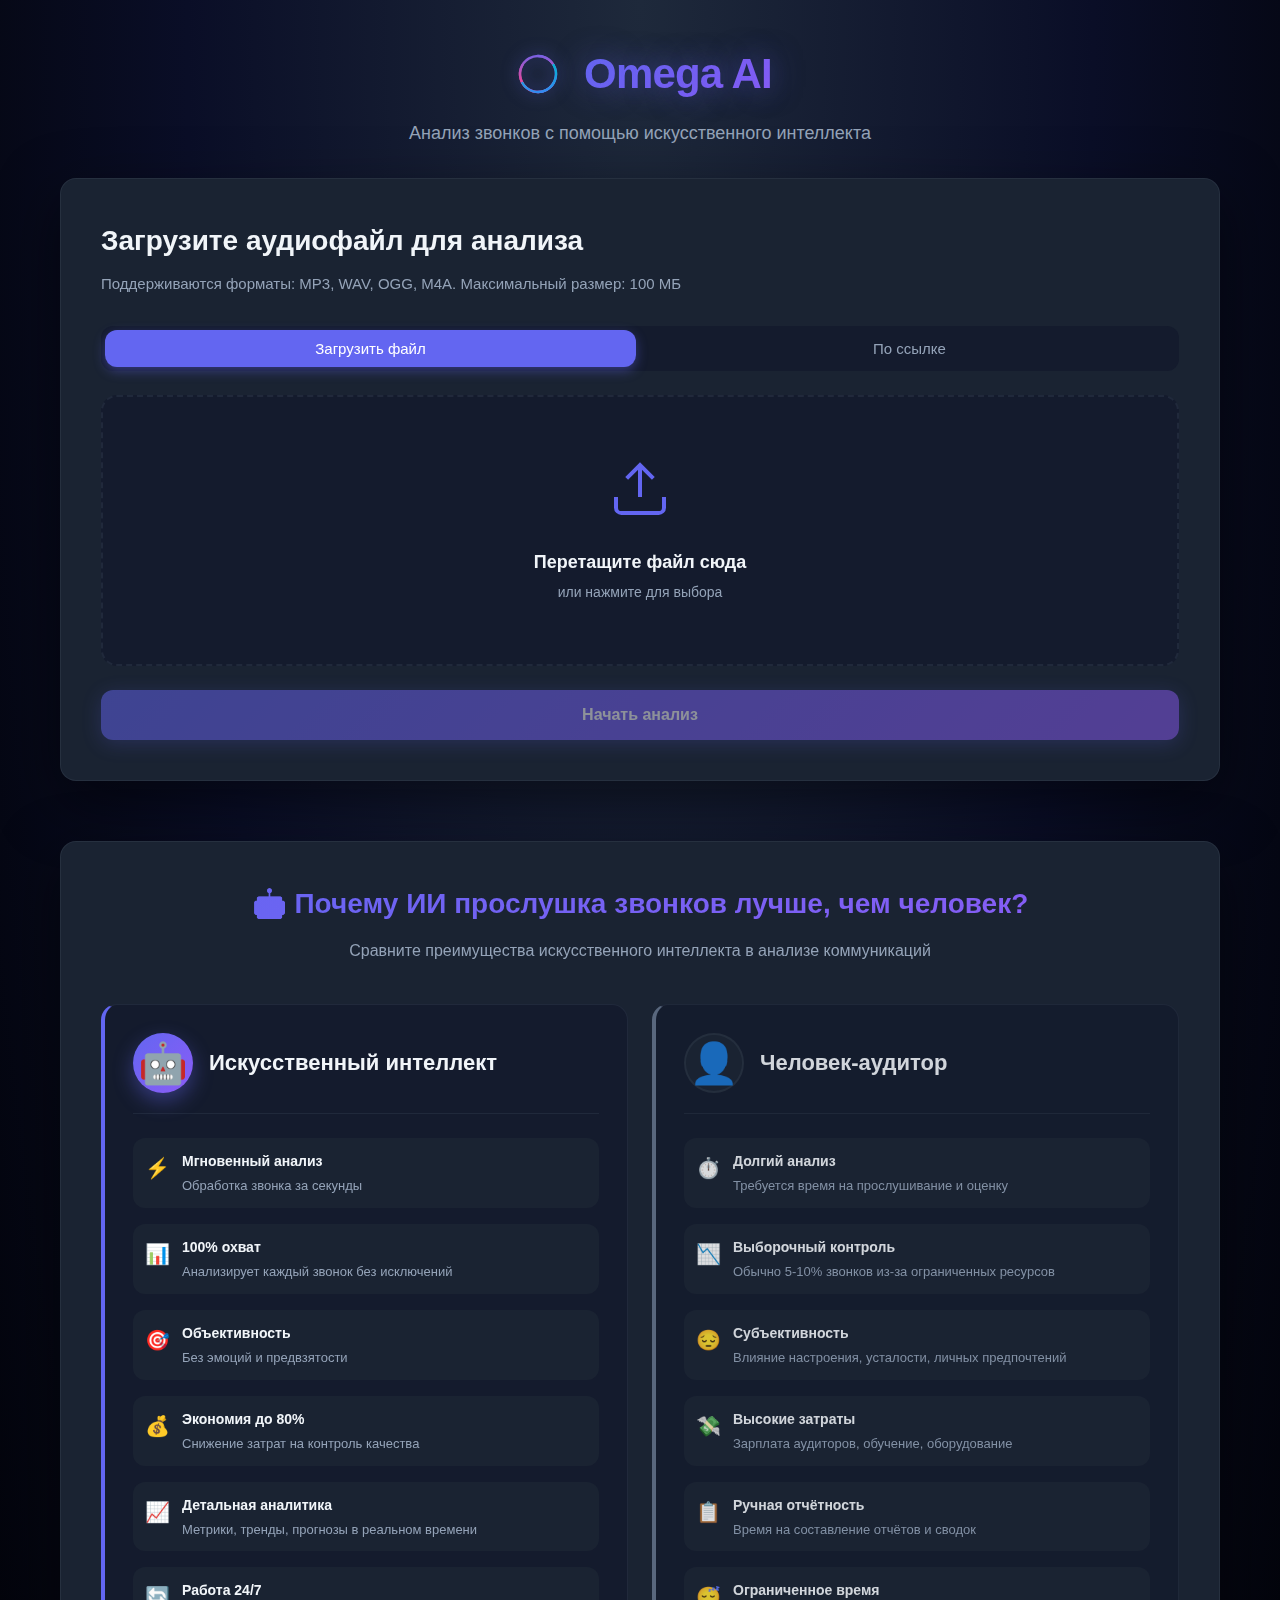
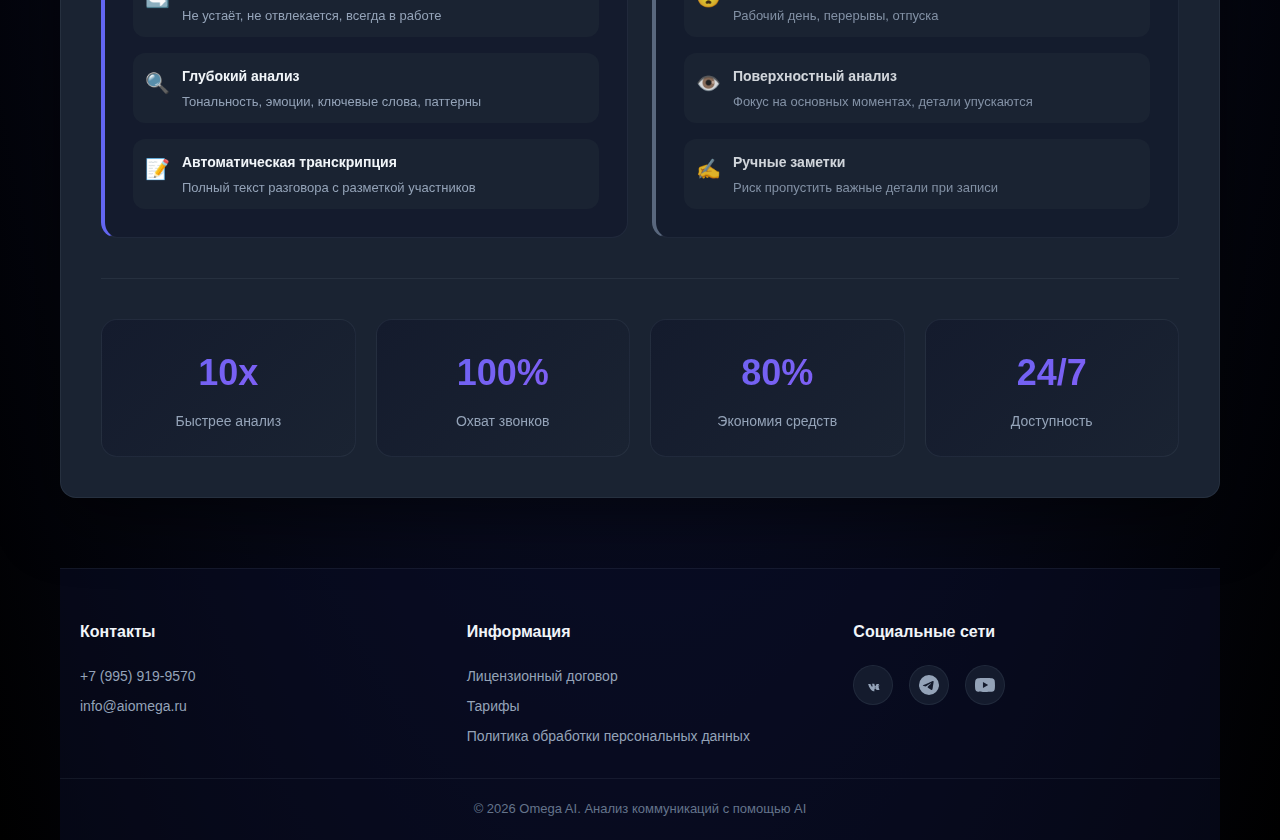
<file: landing/index.html>
<!doctype html>
<html lang="ru">
  <head>
    <meta charset="UTF-8" />
    <meta name="viewport" content="width=device-width, initial-scale=1.0" />
    <title>Анализ звонков - Omega AI</title>
    <link rel="stylesheet" href="styles.css" />
  </head>
  <body>
    <div class="container">
      <header class="header">
        <div class="header-content">
          <h1 class="logo">
            <span class="logo-icon">
              <svg class="omega-o" viewBox="0 0 100 100" xmlns="http://www.w3.org/2000/svg">
                <!-- Первый полукруг (верхний) - вращается вправо -->
                <path class="omega-arc arc-1" d="M 50 20 A 30 30 0 0 1 50 80" fill="none" stroke="url(#gradient1)" stroke-width="4" stroke-linecap="round"/>
                <!-- Второй полукруг (правый) - вращается вправо -->
                <path class="omega-arc arc-2" d="M 50 20 A 30 30 0 0 1 50 80" fill="none" stroke="url(#gradient2)" stroke-width="4" stroke-linecap="round"/>
                <!-- Третий полукруг (левый) - вращается вправо -->
                <path class="omega-arc arc-3" d="M 50 20 A 30 30 0 0 1 50 80" fill="none" stroke="url(#gradient3)" stroke-width="4" stroke-linecap="round"/>
                <!-- Четвертый полукруг (вращается влево) -->
                <path class="omega-arc arc-4 arc-reverse" d="M 50 20 A 30 30 0 0 1 50 80" fill="none" stroke="url(#gradient4)" stroke-width="4" stroke-linecap="round"/>
                <defs>
                  <linearGradient id="gradient1" x1="0%" y1="0%" x2="100%" y2="100%">
                    <stop offset="0%" style="stop-color:#6366f1;stop-opacity:1" />
                    <stop offset="100%" style="stop-color:#8b5cf6;stop-opacity:1" />
                  </linearGradient>
                  <linearGradient id="gradient2" x1="0%" y1="0%" x2="100%" y2="100%">
                    <stop offset="0%" style="stop-color:#8b5cf6;stop-opacity:1" />
                    <stop offset="100%" style="stop-color:#ec4899;stop-opacity:1" />
                  </linearGradient>
                  <linearGradient id="gradient3" x1="0%" y1="0%" x2="100%" y2="100%">
                    <stop offset="0%" style="stop-color:#ec4899;stop-opacity:1" />
                    <stop offset="100%" style="stop-color:#6366f1;stop-opacity:1" />
                  </linearGradient>
                  <linearGradient id="gradient4" x1="0%" y1="0%" x2="100%" y2="100%">
                    <stop offset="0%" style="stop-color:#06b6d4;stop-opacity:1" />
                    <stop offset="100%" style="stop-color:#3b82f6;stop-opacity:1" />
                  </linearGradient>
                </defs>
              </svg>
            </span>
            <span class="logo-text">Omega AI</span>
          </h1>
          <p class="tagline">Анализ звонков с помощью искусственного интеллекта</p>
        </div>
      </header>

      <main class="main">
        <section class="upload-section" id="upload-section">
          <div class="upload-card">
            <h2>Загрузите аудиофайл для анализа</h2>
            <p class="upload-description">
              Поддерживаются форматы: MP3, WAV, OGG, M4A. Максимальный размер: 100 МБ
            </p>

            <div class="upload-tabs">
              <button class="tab-btn active" data-tab="file">Загрузить файл</button>
              <button class="tab-btn" data-tab="url">По ссылке</button>
            </div>

            <div class="tab-content active" id="tab-file">
              <div class="upload-area" id="upload-area">
                <svg class="upload-icon" viewBox="0 0 24 24" fill="none" stroke="currentColor">
                  <path d="M21 15v4a2 2 0 0 1-2 2H5a2 2 0 0 1-2-2v-4"></path>
                  <polyline points="17 8 12 3 7 8"></polyline>
                  <line x1="12" y1="3" x2="12" y2="15"></line>
                </svg>
                <p class="upload-text">
                  <span class="upload-text-main">Перетащите файл сюда</span>
                  <span class="upload-text-sub">или нажмите для выбора</span>
                </p>
                <input
                  type="file"
                  id="file-input"
                  accept="audio/*"
                  class="file-input"
                />
                <div class="file-info" id="file-info" style="display: none;">
                  <span class="file-name" id="file-name"></span>
                  <button class="file-remove" id="file-remove">×</button>
                </div>
              </div>
            </div>

            <div class="tab-content" id="tab-url">
              <div class="url-input-wrapper">
                <input
                  type="url"
                  id="url-input"
                  placeholder="https://example.com/audio.mp3"
                  class="url-input"
                />
                <button class="url-submit" id="url-submit">Загрузить</button>
              </div>
              <div class="url-status" id="url-status" style="display: none;"></div>
            </div>

            <button class="analyze-btn" id="analyze-btn" disabled>
              <span class="btn-text">Начать анализ</span>
              <span class="btn-loader" style="display: none;">
                <span class="spinner"></span>
                Анализируем...
              </span>
            </button>
          </div>
        </section>

        <section class="infographic-section" id="infographic-section">
          <div class="infographic-card">
            <div class="infographic-header">
              <h2>🤖 Почему ИИ прослушка звонков лучше, чем человек?</h2>
              <p class="infographic-description">
                Сравните преимущества искусственного интеллекта в анализе коммуникаций
              </p>
            </div>

            <div class="comparison-grid">
              <div class="comparison-card ai-card">
                <div class="comparison-header">
                  <div class="comparison-icon ai-icon">🤖</div>
                  <h3>Искусственный интеллект</h3>
                </div>
                <ul class="comparison-list">
                  <li class="comparison-item">
                    <span class="item-icon">⚡</span>
                    <div class="item-content">
                      <strong>Мгновенный анализ</strong>
                      <span>Обработка звонка за секунды</span>
                    </div>
                  </li>
                  <li class="comparison-item">
                    <span class="item-icon">📊</span>
                    <div class="item-content">
                      <strong>100% охват</strong>
                      <span>Анализирует каждый звонок без исключений</span>
                    </div>
                  </li>
                  <li class="comparison-item">
                    <span class="item-icon">🎯</span>
                      <div class="item-content">
                        <strong>Объективность</strong>
                        <span>Без эмоций и предвзятости</span>
                      </div>
                  </li>
                  <li class="comparison-item">
                    <span class="item-icon">💰</span>
                    <div class="item-content">
                      <strong>Экономия до 80%</strong>
                      <span>Снижение затрат на контроль качества</span>
                    </div>
                  </li>
                  <li class="comparison-item">
                    <span class="item-icon">📈</span>
                    <div class="item-content">
                      <strong>Детальная аналитика</strong>
                      <span>Метрики, тренды, прогнозы в реальном времени</span>
                    </div>
                  </li>
                  <li class="comparison-item">
                    <span class="item-icon">🔄</span>
                    <div class="item-content">
                      <strong>Работа 24/7</strong>
                      <span>Не устаёт, не отвлекается, всегда в работе</span>
                    </div>
                  </li>
                  <li class="comparison-item">
                    <span class="item-icon">🔍</span>
                    <div class="item-content">
                      <strong>Глубокий анализ</strong>
                      <span>Тональность, эмоции, ключевые слова, паттерны</span>
                    </div>
                  </li>
                  <li class="comparison-item">
                    <span class="item-icon">📝</span>
                    <div class="item-content">
                      <strong>Автоматическая транскрипция</strong>
                      <span>Полный текст разговора с разметкой участников</span>
                    </div>
                  </li>
                </ul>
              </div>

              <div class="comparison-card human-card">
                <div class="comparison-header">
                  <div class="comparison-icon human-icon">👤</div>
                  <h3>Человек-аудитор</h3>
                </div>
                <ul class="comparison-list">
                  <li class="comparison-item">
                    <span class="item-icon">⏱️</span>
                    <div class="item-content">
                      <strong>Долгий анализ</strong>
                      <span>Требуется время на прослушивание и оценку</span>
                    </div>
                  </li>
                  <li class="comparison-item">
                    <span class="item-icon">📉</span>
                    <div class="item-content">
                      <strong>Выборочный контроль</strong>
                      <span>Обычно 5-10% звонков из-за ограниченных ресурсов</span>
                    </div>
                  </li>
                  <li class="comparison-item">
                    <span class="item-icon">😔</span>
                    <div class="item-content">
                      <strong>Субъективность</strong>
                      <span>Влияние настроения, усталости, личных предпочтений</span>
                    </div>
                  </li>
                  <li class="comparison-item">
                    <span class="item-icon">💸</span>
                    <div class="item-content">
                      <strong>Высокие затраты</strong>
                      <span>Зарплата аудиторов, обучение, оборудование</span>
                    </div>
                  </li>
                  <li class="comparison-item">
                    <span class="item-icon">📋</span>
                    <div class="item-content">
                      <strong>Ручная отчётность</strong>
                      <span>Время на составление отчётов и сводок</span>
                    </div>
                  </li>
                  <li class="comparison-item">
                    <span class="item-icon">😴</span>
                    <div class="item-content">
                      <strong>Ограниченное время</strong>
                      <span>Рабочий день, перерывы, отпуска</span>
                    </div>
                  </li>
                  <li class="comparison-item">
                    <span class="item-icon">👁️</span>
                    <div class="item-content">
                      <strong>Поверхностный анализ</strong>
                      <span>Фокус на основных моментах, детали упускаются</span>
                    </div>
                  </li>
                  <li class="comparison-item">
                    <span class="item-icon">✍️</span>
                    <div class="item-content">
                      <strong>Ручные заметки</strong>
                      <span>Риск пропустить важные детали при записи</span>
                    </div>
                  </li>
                </ul>
              </div>
            </div>

            <div class="infographic-stats">
              <div class="stat-box">
                <div class="stat-number">10x</div>
                <div class="stat-label">Быстрее анализ</div>
              </div>
              <div class="stat-box">
                <div class="stat-number">100%</div>
                <div class="stat-label">Охват звонков</div>
              </div>
              <div class="stat-box">
                <div class="stat-number">80%</div>
                <div class="stat-label">Экономия средств</div>
              </div>
              <div class="stat-box">
                <div class="stat-number">24/7</div>
                <div class="stat-label">Доступность</div>
              </div>
            </div>
          </div>
        </section>

        <section class="results-section" id="results-section" style="display: none;">
          <div class="results-header">
            <h2>Результаты анализа</h2>
            <button class="back-btn" id="back-btn">← Вернуться к загрузке</button>
          </div>

          <div class="audio-player-wrapper">
            <audio id="audio-player" controls class="audio-player"></audio>
          </div>

          <div class="results-grid">
            <div class="result-card">
              <div class="result-icon">📊</div>
              <div class="result-content">
                <h3>Общая статистика</h3>
                <div class="stat-list" id="general-stats">
                  <!-- Заполняется из JS -->
                </div>
              </div>
            </div>

            <div class="result-card">
              <div class="result-icon">⏱️</div>
              <div class="result-content">
                <h3>Длительность</h3>
                <div class="stat-list" id="duration-stats">
                  <!-- Заполняется из JS -->
                </div>
              </div>
            </div>

            <div class="result-card">
              <div class="result-icon">💬</div>
              <div class="result-content">
                <h3>Транскрипция</h3>
                <div class="transcription" id="transcription">
                  <!-- Заполняется из JS -->
                </div>
              </div>
            </div>

            <div class="result-card">
              <div class="result-icon">🎯</div>
              <div class="result-content">
                <h3>Ключевые моменты</h3>
                <div class="key-points" id="key-points">
                  <!-- Заполняется из JS -->
                </div>
              </div>
            </div>

            <div class="result-card">
              <div class="result-icon">😊</div>
              <div class="result-content">
                <h3>Тональность</h3>
                <div class="sentiment" id="sentiment">
                  <!-- Заполняется из JS -->
                </div>
              </div>
            </div>

            <div class="result-card">
              <div class="result-icon">📈</div>
              <div class="result-content">
                <h3>Метрики качества</h3>
                <div class="metrics" id="quality-metrics">
                  <!-- Заполняется из JS -->
                </div>
              </div>
            </div>
          </div>
        </section>
      </main>

      <footer class="footer">
        <div class="footer-content">
          <div class="footer-section">
            <h3 class="footer-title">Контакты</h3>
            <div class="footer-contacts">
              <a href="tel:+79959199570" class="footer-link">+7 (995) 919-9570</a>
              <a href="mailto:info@aiomega.ru" class="footer-link">info@aiomega.ru</a>
            </div>
          </div>

          <div class="footer-section">
            <h3 class="footer-title">Информация</h3>
            <nav class="footer-nav">
              <a href="#" class="footer-link">Лицензионный договор</a>
              <a href="#" class="footer-link">Тарифы</a>
              <a href="#" class="footer-link">Политика обработки персональных данных</a>
            </nav>
          </div>

          <div class="footer-section">
            <h3 class="footer-title">Социальные сети</h3>
            <div class="footer-social">
              <a href="#" class="social-link" aria-label="VKontakte" target="_blank" rel="noopener noreferrer">
                <svg class="social-icon" viewBox="0 0 24 24" fill="currentColor">
                  <path d="M12.785 16.241s.287-.029.436-.18c.136-.137.132-.393.132-.393s-.02-1.123.515-1.288c.525-.164 1.199 1.088 1.912 1.57.54.365.95.285.95.285l1.912-.027s1-.064.525-.855c-.039-.07-.275-.57-1.416-1.612-1.198-1.116-1.035-.467.405-1.432.893-.748 1.25-1.203 1.138-1.397-.106-.185-.76-.136-.76-.136l-1.96.012s-.145-.02-.252.053c-.107.072-.175.238-.175.238s-.315.84-.732 1.555c-.882 1.447-1.236 1.525-1.38 1.434-.337-.214-.253-.859-.253-1.319 0-1.433.212-2.026-.415-2.18-.208-.05-.36-.086-.893-.091-.682-.007-1.258.002-1.585.164-.22.108-.39.348-.286.363.128.019.418.077.57.282.197.265.19.858.19.858s.114 1.68-.266 1.888c-.262.141-.621-.146-1.392-1.455-.395-.66-.693-1.388-.693-1.388s-.057-.17-.159-.262c-.123-.112-.294-.148-.294-.148l-1.87.012s-.28.008-.383.132c-.092.11-.007.34-.007.34s1.456 3.408 3.1 5.125c1.51 1.58 3.23 1.477 3.23 1.477h.767s.229-.014.344-.129c.133-.133.128-.38.128-.38s-.02-1.123.515-1.288c.525-.164 1.199 1.088 1.912 1.57.54.365.95.285.95.285l1.912-.027s1-.064.525-.855c-.039-.07-.275-.57-1.416-1.612-1.198-1.116-1.035-.467.405-1.432.893-.748 1.25-1.203 1.138-1.397-.106-.185-.76-.136-.76-.136l-1.96.012s-.145-.02-.252.053c-.107.072-.175.238-.175.238s-.315.84-.732 1.555c-.882 1.447-1.236 1.525-1.38 1.434-.337-.214-.253-.859-.253-1.319 0-1.433.212-2.026-.415-2.18-.208-.05-.36-.086-.893-.091-.682-.007-1.258.002-1.585.164-.22.108-.39.348-.286.363.128.019.418.077.57.282.197.265.19.858.19.858s.114 1.68-.266 1.888c-.262.141-.621-.146-1.392-1.455-.395-.66-.693-1.388-.693-1.388s-.057-.17-.159-.262c-.123-.112-.294-.148-.294-.148l-1.87.012s-.28.008-.383.132c-.092.11-.007.34-.007.34s1.456 3.408 3.1 5.125c1.51 1.58 3.23 1.477 3.23 1.477h.767z"/>
                </svg>
              </a>
              <a href="#" class="social-link" aria-label="Telegram" target="_blank" rel="noopener noreferrer">
                <svg class="social-icon" viewBox="0 0 24 24" fill="currentColor">
                  <path d="M11.944 0A12 12 0 0 0 0 12a12 12 0 0 0 12 12 12 12 0 0 0 12-12A12 12 0 0 0 12 0a12 12 0 0 0-.056 0zm4.962 7.224c.1-.002.321.023.465.14a.506.506 0 0 1 .171.325c.016.093.036.306.02.472-.18 1.898-.962 6.502-1.36 8.627-.168.9-.499 1.201-.82 1.23-.696.065-1.225-.46-1.9-.902-1.056-.693-1.653-1.124-2.678-1.8-1.185-.78-.417-1.21.258-1.91.177-.184 3.247-2.977 3.307-3.23.007-.032.014-.15-.056-.212s-.174-.041-.249-.024c-.106.024-1.793 1.14-5.061 3.345-.48.33-.913.49-1.302.48-.428-.008-1.252-.241-1.865-.44-.752-.245-1.349-.374-1.297-.789.027-.216.325-.437.893-.663 3.498-1.524 5.83-2.529 6.998-3.014 3.332-1.386 4.025-1.627 4.476-1.635z"/>
                </svg>
              </a>
              <a href="#" class="social-link" aria-label="YouTube" target="_blank" rel="noopener noreferrer">
                <svg class="social-icon" viewBox="0 0 24 24" fill="currentColor">
                  <path d="M23.498 6.186a3.016 3.016 0 0 0-2.122-2.136C19.505 3.545 12 3.545 12 3.545s-7.505 0-9.377.505A3.017 3.017 0 0 0 .502 6.186C0 8.07 0 12 0 12s0 3.93.502 5.814a3.016 3.016 0 0 0 2.122 2.136c1.871.505 9.376.505 9.376.505s7.505 0 9.377-.505a3.015 3.015 0 0 0 2.122-2.136C24 15.93 24 12 24 12s0-3.93-.502-5.814zM9.545 15.568V8.432L15.818 12l-6.273 3.568z"/>
                </svg>
              </a>
            </div>
          </div>
        </div>
        <div class="footer-bottom">
          <p>© 2026 Omega AI. Анализ коммуникаций с помощью AI</p>
        </div>
      </footer>
    </div>

    <script src="app.js"></script>
  </body>
</html>
</file>
<file: landing/styles.css>
:root {
  --bg-primary: #0a0e27;
  --bg-secondary: #141b2d;
  --bg-card: #1a2332;
  --bg-card-hover: #222b3d;
  --accent: #6366f1;
  --accent-hover: #818cf8;
  --accent-light: rgba(99, 102, 241, 0.1);
  --text-primary: #f1f5f9;
  --text-secondary: #94a3b8;
  --text-muted: #64748b;
  --border: rgba(148, 163, 184, 0.1);
  --success: #10b981;
  --warning: #f59e0b;
  --error: #ef4444;
  --radius: 16px;
  --radius-sm: 12px;
  --shadow: 0 20px 60px rgba(0, 0, 0, 0.5);
  --shadow-lg: 0 25px 80px rgba(0, 0, 0, 0.6);
}

*,
*::before,
*::after {
  box-sizing: border-box;
  margin: 0;
  padding: 0;
}

body {
  font-family: -apple-system, BlinkMacSystemFont, "Segoe UI", Roboto, "Helvetica Neue", Arial, sans-serif;
  background: radial-gradient(ellipse at top, #1e293b 0%, var(--bg-primary) 50%, #000 100%);
  color: var(--text-primary);
  min-height: 100vh;
  line-height: 1.6;
}

.container {
  max-width: 1200px;
  margin: 0 auto;
  padding: 0 20px;
  min-height: 100vh;
  display: flex;
  flex-direction: column;
}

.header {
  padding: 40px 0 30px;
  text-align: center;
}

.header-content {
  max-width: 600px;
  margin: 0 auto;
}

.logo {
  font-size: 42px;
  font-weight: 700;
  margin-bottom: 12px;
  letter-spacing: -0.02em;
  display: flex;
  align-items: center;
  justify-content: center;
  gap: 16px;
  position: relative;
}

.logo-icon {
  display: inline-flex;
  align-items: center;
  justify-content: center;
  width: 60px;
  height: 60px;
  position: relative;
}

.omega-o {
  width: 100%;
  height: 100%;
  filter: drop-shadow(0 0 8px rgba(99, 102, 241, 0.6));
}

.omega-arc {
  transform-origin: 50px 50px;
  animation: pulseArc 2s ease-in-out infinite;
}

.arc-1 {
  animation-delay: 0s;
  transform: rotate(0deg);
  animation: pulseArc 2s ease-in-out infinite 0s, rotateArc1 3s linear infinite;
}

.arc-2 {
  animation-delay: 0.67s;
  transform: rotate(120deg);
  animation: pulseArc 2s ease-in-out infinite 0.67s, rotateArc2 3s linear infinite;
}

.arc-3 {
  animation-delay: 1.33s;
  transform: rotate(240deg);
  animation: pulseArc 2s ease-in-out infinite 1.33s, rotateArc3 3s linear infinite;
}

.arc-4 {
  animation-delay: 0s;
  transform: rotate(60deg);
  animation: pulseArc 2s ease-in-out infinite, rotateArc4 3s linear infinite;
}

@keyframes rotateArc1 {
  from {
    transform: rotate(0deg);
  }
  to {
    transform: rotate(360deg);
  }
}

@keyframes rotateArc2 {
  from {
    transform: rotate(120deg);
  }
  to {
    transform: rotate(480deg);
  }
}

@keyframes rotateArc3 {
  from {
    transform: rotate(240deg);
  }
  to {
    transform: rotate(600deg);
  }
}

@keyframes rotateArc4 {
  from {
    transform: rotate(60deg);
  }
  to {
    transform: rotate(-300deg);
  }
}

@keyframes pulseArc {
  0%, 100% {
    opacity: 1;
    stroke-width: 4;
  }
  50% {
    opacity: 0.6;
    stroke-width: 5;
  }
}

.logo-text {
  background: linear-gradient(135deg, var(--accent), #8b5cf6, #ec4899);
  -webkit-background-clip: text;
  -webkit-text-fill-color: transparent;
  background-clip: text;
  background-size: 200% 200%;
  animation: gradientShift 3s ease infinite;
  text-shadow: 0 0 30px rgba(99, 102, 241, 0.5);
  position: relative;
}

.logo-text::after {
  content: '';
  position: absolute;
  top: 0;
  left: 0;
  right: 0;
  bottom: 0;
  background: linear-gradient(135deg, var(--accent), #8b5cf6, #ec4899);
  -webkit-background-clip: text;
  -webkit-text-fill-color: transparent;
  background-clip: text;
  filter: blur(8px);
  opacity: 0.5;
  z-index: -1;
  animation: gradientShift 3s ease infinite;
}

@keyframes gradientShift {
  0%, 100% {
    background-position: 0% 50%;
  }
  50% {
    background-position: 100% 50%;
  }
}

.tagline {
  font-size: 18px;
  color: var(--text-secondary);
  font-weight: 400;
}

.main {
  flex: 1;
  padding-bottom: 40px;
}

.infographic-section,
.upload-section,
.results-section {
  animation: fadeIn 0.4s ease-out;
}

.infographic-section {
  margin-top: 60px;
  margin-bottom: 30px;
}

.infographic-card {
  background: var(--bg-card);
  border-radius: var(--radius);
  padding: 40px;
  box-shadow: var(--shadow);
  border: 1px solid var(--border);
  backdrop-filter: blur(10px);
}

.infographic-header {
  text-align: center;
  margin-bottom: 40px;
}

.infographic-header h2 {
  font-size: 28px;
  margin-bottom: 12px;
  font-weight: 600;
  background: linear-gradient(135deg, var(--accent), #8b5cf6);
  -webkit-background-clip: text;
  -webkit-text-fill-color: transparent;
  background-clip: text;
}

.infographic-description {
  color: var(--text-secondary);
  font-size: 16px;
  line-height: 1.6;
}

.comparison-grid {
  display: grid;
  grid-template-columns: repeat(2, 1fr);
  gap: 24px;
  margin-bottom: 40px;
}

.comparison-card {
  background: var(--bg-secondary);
  border-radius: var(--radius);
  padding: 28px;
  border: 1px solid var(--border);
  transition: all 0.3s ease;
}

.comparison-card:hover {
  transform: translateY(-4px);
  box-shadow: var(--shadow-lg);
}

.ai-card {
  border-left: 4px solid var(--accent);
}

.ai-card:hover {
  border-color: var(--accent);
  box-shadow: 0 8px 30px rgba(99, 102, 241, 0.3);
}

.human-card {
  border-left: 4px solid var(--text-muted);
  opacity: 0.85;
}

.comparison-header {
  display: flex;
  align-items: center;
  gap: 16px;
  margin-bottom: 24px;
  padding-bottom: 20px;
  border-bottom: 1px solid var(--border);
}

.comparison-icon {
  font-size: 40px;
  width: 60px;
  height: 60px;
  display: flex;
  align-items: center;
  justify-content: center;
  border-radius: 50%;
  flex-shrink: 0;
}

.ai-icon {
  background: linear-gradient(135deg, var(--accent), #8b5cf6);
  box-shadow: 0 8px 20px rgba(99, 102, 241, 0.4);
}

.human-icon {
  background: var(--bg-card);
  border: 2px solid var(--border);
}

.comparison-header h3 {
  font-size: 22px;
  font-weight: 600;
  margin: 0;
  color: var(--text-primary);
}

.comparison-list {
  list-style: none;
  padding: 0;
  margin: 0;
  display: flex;
  flex-direction: column;
  gap: 16px;
}

.comparison-item {
  display: flex;
  align-items: flex-start;
  gap: 12px;
  padding: 12px;
  background: var(--bg-card);
  border-radius: var(--radius-sm);
  transition: all 0.2s ease;
}

.comparison-item:hover {
  background: var(--bg-card-hover);
  transform: translateX(4px);
}

.item-icon {
  font-size: 20px;
  flex-shrink: 0;
  margin-top: 2px;
}

.item-content {
  flex: 1;
  display: flex;
  flex-direction: column;
  gap: 4px;
}

.item-content strong {
  color: var(--text-primary);
  font-size: 14px;
  font-weight: 600;
}

.item-content span {
  color: var(--text-secondary);
  font-size: 13px;
  line-height: 1.5;
}

.infographic-stats {
  display: grid;
  grid-template-columns: repeat(4, 1fr);
  gap: 20px;
  margin-top: 40px;
  padding-top: 40px;
  border-top: 1px solid var(--border);
}

.stat-box {
  text-align: center;
  padding: 24px;
  background: linear-gradient(135deg, var(--bg-secondary), var(--bg-card));
  border-radius: var(--radius);
  border: 1px solid var(--border);
  transition: all 0.3s ease;
}

.stat-box:hover {
  transform: translateY(-4px);
  border-color: var(--accent);
  box-shadow: 0 8px 25px rgba(99, 102, 241, 0.3);
}

.stat-number {
  font-size: 36px;
  font-weight: 700;
  background: linear-gradient(135deg, var(--accent), #8b5cf6);
  -webkit-background-clip: text;
  -webkit-text-fill-color: transparent;
  background-clip: text;
  margin-bottom: 8px;
}

.stat-label {
  color: var(--text-secondary);
  font-size: 14px;
  font-weight: 500;
}

@keyframes fadeIn {
  from {
    opacity: 0;
    transform: translateY(10px);
  }
  to {
    opacity: 1;
    transform: translateY(0);
  }
}

.upload-card {
  background: var(--bg-card);
  border-radius: var(--radius);
  padding: 40px;
  box-shadow: var(--shadow);
  border: 1px solid var(--border);
  backdrop-filter: blur(10px);
}

.upload-card h2 {
  font-size: 28px;
  margin-bottom: 8px;
  font-weight: 600;
}

.upload-description {
  color: var(--text-secondary);
  margin-bottom: 30px;
  font-size: 15px;
}

.upload-tabs {
  display: flex;
  gap: 8px;
  margin-bottom: 24px;
  background: var(--bg-secondary);
  padding: 4px;
  border-radius: var(--radius-sm);
}

.tab-btn {
  flex: 1;
  padding: 10px 20px;
  background: transparent;
  border: none;
  color: var(--text-secondary);
  font-size: 15px;
  font-weight: 500;
  border-radius: var(--radius-sm);
  cursor: pointer;
  transition: all 0.2s ease;
}

.tab-btn:hover {
  color: var(--text-primary);
  background: rgba(255, 255, 255, 0.05);
}

.tab-btn.active {
  background: var(--accent);
  color: white;
  box-shadow: 0 4px 12px rgba(99, 102, 241, 0.4);
}

.tab-content {
  display: none;
}

.tab-content.active {
  display: block;
  animation: fadeIn 0.3s ease-out;
}

.upload-area {
  position: relative;
  border: 2px dashed var(--border);
  border-radius: var(--radius);
  padding: 60px 20px;
  text-align: center;
  background: var(--bg-secondary);
  transition: all 0.3s ease;
  cursor: pointer;
}

.upload-area:hover {
  border-color: var(--accent);
  background: var(--bg-card-hover);
}

.upload-area.dragover {
  border-color: var(--accent);
  background: var(--accent-light);
  transform: scale(1.02);
}

.file-input {
  position: absolute;
  inset: 0;
  width: 100%;
  height: 100%;
  opacity: 0;
  cursor: pointer;
}

.upload-icon {
  width: 64px;
  height: 64px;
  margin: 0 auto 20px;
  color: var(--accent);
  stroke-width: 1.5;
}

.upload-text {
  display: flex;
  flex-direction: column;
  gap: 4px;
}

.upload-text-main {
  font-size: 18px;
  font-weight: 600;
  color: var(--text-primary);
}

.upload-text-sub {
  font-size: 14px;
  color: var(--text-secondary);
}

.file-info {
  display: flex;
  align-items: center;
  justify-content: center;
  gap: 12px;
  margin-top: 16px;
  padding: 12px 20px;
  background: var(--bg-card);
  border-radius: var(--radius-sm);
  border: 1px solid var(--border);
}

.file-name {
  color: var(--text-primary);
  font-size: 14px;
  font-weight: 500;
}

.file-remove {
  background: var(--error);
  border: none;
  color: white;
  width: 24px;
  height: 24px;
  border-radius: 50%;
  cursor: pointer;
  font-size: 18px;
  line-height: 1;
  display: flex;
  align-items: center;
  justify-content: center;
  transition: transform 0.2s ease;
}

.file-remove:hover {
  transform: scale(1.1);
}

.url-input-wrapper {
  display: flex;
  gap: 12px;
  margin-bottom: 12px;
}

.url-input {
  flex: 1;
  padding: 14px 18px;
  background: var(--bg-secondary);
  border: 1px solid var(--border);
  border-radius: var(--radius-sm);
  color: var(--text-primary);
  font-size: 15px;
  outline: none;
  transition: all 0.2s ease;
}

.url-input:focus {
  border-color: var(--accent);
  box-shadow: 0 0 0 3px var(--accent-light);
}

.url-submit {
  padding: 14px 28px;
  background: var(--accent);
  color: white;
  border: none;
  border-radius: var(--radius-sm);
  font-size: 15px;
  font-weight: 600;
  cursor: pointer;
  transition: all 0.2s ease;
}

.url-submit:hover {
  background: var(--accent-hover);
  transform: translateY(-1px);
  box-shadow: 0 4px 12px rgba(99, 102, 241, 0.4);
}

.url-status {
  padding: 12px 16px;
  border-radius: var(--radius-sm);
  font-size: 14px;
  margin-top: 8px;
}

.url-status.success {
  background: rgba(16, 185, 129, 0.1);
  color: var(--success);
  border: 1px solid rgba(16, 185, 129, 0.3);
}

.url-status.error {
  background: rgba(239, 68, 68, 0.1);
  color: var(--error);
  border: 1px solid rgba(239, 68, 68, 0.3);
}

.analyze-btn {
  width: 100%;
  margin-top: 24px;
  padding: 16px 32px;
  background: linear-gradient(135deg, var(--accent), #8b5cf6);
  color: white;
  border: none;
  border-radius: var(--radius-sm);
  font-size: 16px;
  font-weight: 600;
  cursor: pointer;
  transition: all 0.3s ease;
  display: flex;
  align-items: center;
  justify-content: center;
  gap: 10px;
  box-shadow: 0 4px 20px rgba(99, 102, 241, 0.4);
}

.analyze-btn:hover:not(:disabled) {
  transform: translateY(-2px);
  box-shadow: 0 6px 30px rgba(99, 102, 241, 0.5);
}

.analyze-btn:disabled {
  opacity: 0.5;
  cursor: not-allowed;
}

.btn-loader {
  display: flex;
  align-items: center;
  gap: 10px;
}

.spinner {
  width: 18px;
  height: 18px;
  border: 2px solid rgba(255, 255, 255, 0.3);
  border-top-color: white;
  border-radius: 50%;
  animation: spin 0.8s linear infinite;
}

@keyframes spin {
  to {
    transform: rotate(360deg);
  }
}

.results-header {
  display: flex;
  justify-content: space-between;
  align-items: center;
  margin-bottom: 30px;
  flex-wrap: wrap;
  gap: 16px;
}

.results-header h2 {
  font-size: 32px;
  font-weight: 700;
}

.back-btn {
  padding: 10px 20px;
  background: var(--bg-card);
  border: 1px solid var(--border);
  color: var(--text-primary);
  border-radius: var(--radius-sm);
  font-size: 14px;
  cursor: pointer;
  transition: all 0.2s ease;
}

.back-btn:hover {
  background: var(--bg-card-hover);
  border-color: var(--accent);
}

.audio-player-wrapper {
  margin-bottom: 30px;
  background: var(--bg-card);
  border-radius: var(--radius);
  padding: 20px;
  border: 1px solid var(--border);
}

.audio-player {
  width: 100%;
  outline: none;
}

.results-grid {
  display: grid;
  grid-template-columns: repeat(auto-fit, minmax(320px, 1fr));
  gap: 20px;
}

.result-card {
  background: var(--bg-card);
  border-radius: var(--radius);
  padding: 24px;
  border: 1px solid var(--border);
  transition: all 0.3s ease;
  display: flex;
  gap: 16px;
}

.result-card:hover {
  transform: translateY(-4px);
  box-shadow: var(--shadow-lg);
  border-color: var(--accent);
}

.result-icon {
  font-size: 32px;
  flex-shrink: 0;
}

.result-content {
  flex: 1;
}

.result-content h3 {
  font-size: 18px;
  margin-bottom: 16px;
  font-weight: 600;
  color: var(--text-primary);
}

.stat-list {
  display: flex;
  flex-direction: column;
  gap: 12px;
}

.stat-item {
  display: flex;
  justify-content: space-between;
  align-items: center;
  padding: 10px 0;
  border-bottom: 1px solid var(--border);
}

.stat-item:last-child {
  border-bottom: none;
}

.stat-label {
  color: var(--text-secondary);
  font-size: 14px;
}

.stat-value {
  color: var(--text-primary);
  font-weight: 600;
  font-size: 15px;
}

.transcription {
  background: var(--bg-secondary);
  border-radius: var(--radius-sm);
  padding: 16px;
  color: var(--text-secondary);
  font-size: 14px;
  line-height: 1.8;
  max-height: 300px;
  overflow-y: auto;
}

.key-points {
  display: flex;
  flex-direction: column;
  gap: 10px;
}

.key-point {
  padding: 12px;
  background: var(--bg-secondary);
  border-radius: var(--radius-sm);
  border-left: 3px solid var(--accent);
  font-size: 14px;
  color: var(--text-secondary);
}

.sentiment {
  display: flex;
  flex-direction: column;
  gap: 12px;
}

.sentiment-item {
  display: flex;
  justify-content: space-between;
  align-items: center;
}

.sentiment-label {
  color: var(--text-secondary);
  font-size: 14px;
}

.sentiment-bar {
  flex: 1;
  height: 8px;
  background: var(--bg-secondary);
  border-radius: 4px;
  margin: 0 12px;
  overflow: hidden;
}

.sentiment-fill {
  height: 100%;
  border-radius: 4px;
  transition: width 0.5s ease;
}

.sentiment-fill.positive {
  background: var(--success);
}

.sentiment-fill.neutral {
  background: var(--warning);
}

.sentiment-fill.negative {
  background: var(--error);
}

.sentiment-value {
  color: var(--text-primary);
  font-weight: 600;
  font-size: 14px;
  min-width: 40px;
  text-align: right;
}

.metrics {
  display: flex;
  flex-direction: column;
  gap: 12px;
}

.metric-item {
  display: flex;
  align-items: center;
  gap: 12px;
}

.metric-label {
  flex: 1;
  color: var(--text-secondary);
  font-size: 14px;
}

.metric-bar {
  flex: 2;
  height: 10px;
  background: var(--bg-secondary);
  border-radius: 5px;
  overflow: hidden;
}

.metric-fill {
  height: 100%;
  background: linear-gradient(90deg, var(--accent), #8b5cf6);
  border-radius: 5px;
  transition: width 0.5s ease;
}

.metric-value {
  min-width: 50px;
  text-align: right;
  color: var(--text-primary);
  font-weight: 600;
  font-size: 14px;
}

.footer {
  padding: 50px 0 20px;
  color: var(--text-muted);
  font-size: 14px;
  border-top: 1px solid var(--border);
  margin-top: auto;
  background: rgba(10, 14, 39, 0.5);
}

.footer-content {
  display: grid;
  grid-template-columns: repeat(auto-fit, minmax(250px, 1fr));
  gap: 40px;
  margin-bottom: 30px;
  max-width: 1200px;
  margin-left: auto;
  margin-right: auto;
  padding: 0 20px;
}

.footer-section {
  display: flex;
  flex-direction: column;
  gap: 16px;
}

.footer-title {
  color: var(--text-primary);
  font-size: 16px;
  font-weight: 600;
  margin: 0;
  margin-bottom: 4px;
}

.footer-contacts {
  display: flex;
  flex-direction: column;
  gap: 8px;
}

.footer-nav {
  display: flex;
  flex-direction: column;
  gap: 8px;
}

.footer-link {
  color: var(--text-secondary);
  text-decoration: none;
  font-size: 14px;
  transition: all 0.2s ease;
  display: inline-block;
}

.footer-link:hover {
  color: var(--accent);
  transform: translateX(4px);
}

.footer-social {
  display: flex;
  gap: 16px;
  align-items: center;
}

.social-link {
  display: flex;
  align-items: center;
  justify-content: center;
  width: 40px;
  height: 40px;
  border-radius: 50%;
  background: var(--bg-secondary);
  border: 1px solid var(--border);
  color: var(--text-secondary);
  transition: all 0.3s ease;
  text-decoration: none;
}

.social-link:hover {
  background: var(--accent);
  border-color: var(--accent);
  color: white;
  transform: translateY(-2px);
  box-shadow: 0 4px 12px rgba(99, 102, 241, 0.4);
}

.social-icon {
  width: 20px;
  height: 20px;
}

.footer-bottom {
  text-align: center;
  padding-top: 20px;
  border-top: 1px solid var(--border);
  color: var(--text-muted);
  font-size: 13px;
}

@media (max-width: 768px) {
  .upload-card,
  .infographic-card {
    padding: 24px;
  }

  .logo {
    font-size: 32px;
    gap: 12px;
  }

  .logo-icon {
    width: 45px;
    height: 45px;
  }

  .tagline {
    font-size: 16px;
  }

  .infographic-header h2 {
    font-size: 24px;
  }

  .comparison-grid {
    grid-template-columns: 1fr;
    gap: 20px;
  }

  .infographic-stats {
    grid-template-columns: repeat(2, 1fr);
    gap: 16px;
  }

  .comparison-header {
    flex-direction: column;
    text-align: center;
    gap: 12px;
  }

  .comparison-icon {
    width: 50px;
    height: 50px;
    font-size: 32px;
  }

  .comparison-header h3 {
    font-size: 20px;
  }

  .stat-box {
    padding: 20px;
  }

  .stat-number {
    font-size: 28px;
  }

  .results-grid {
    grid-template-columns: 1fr;
  }

  .url-input-wrapper {
    flex-direction: column;
  }

  .url-submit {
    width: 100%;
  }

  .results-header {
    flex-direction: column;
    align-items: flex-start;
  }

  .footer-content {
    grid-template-columns: 1fr;
    gap: 30px;
    text-align: center;
  }

  .footer-section {
    align-items: center;
  }

  .footer-social {
    justify-content: center;
  }
}
</file>
